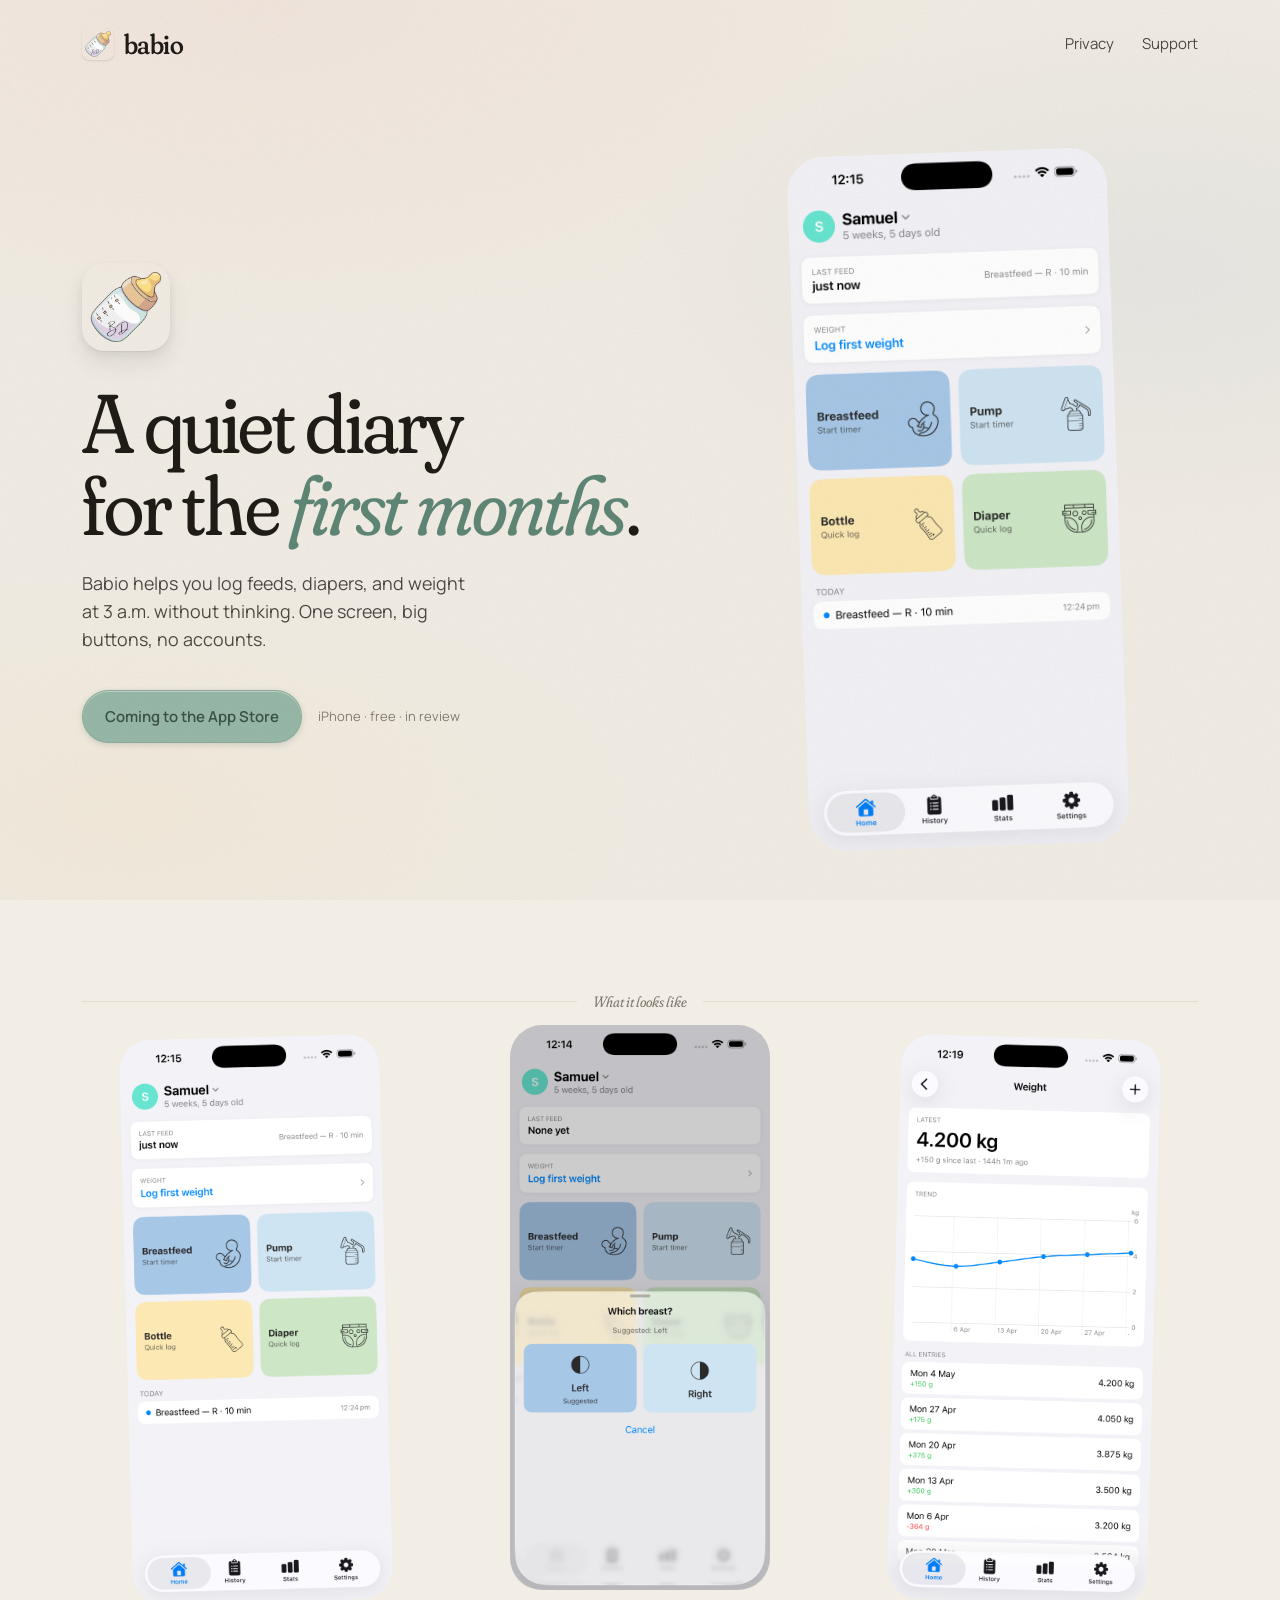
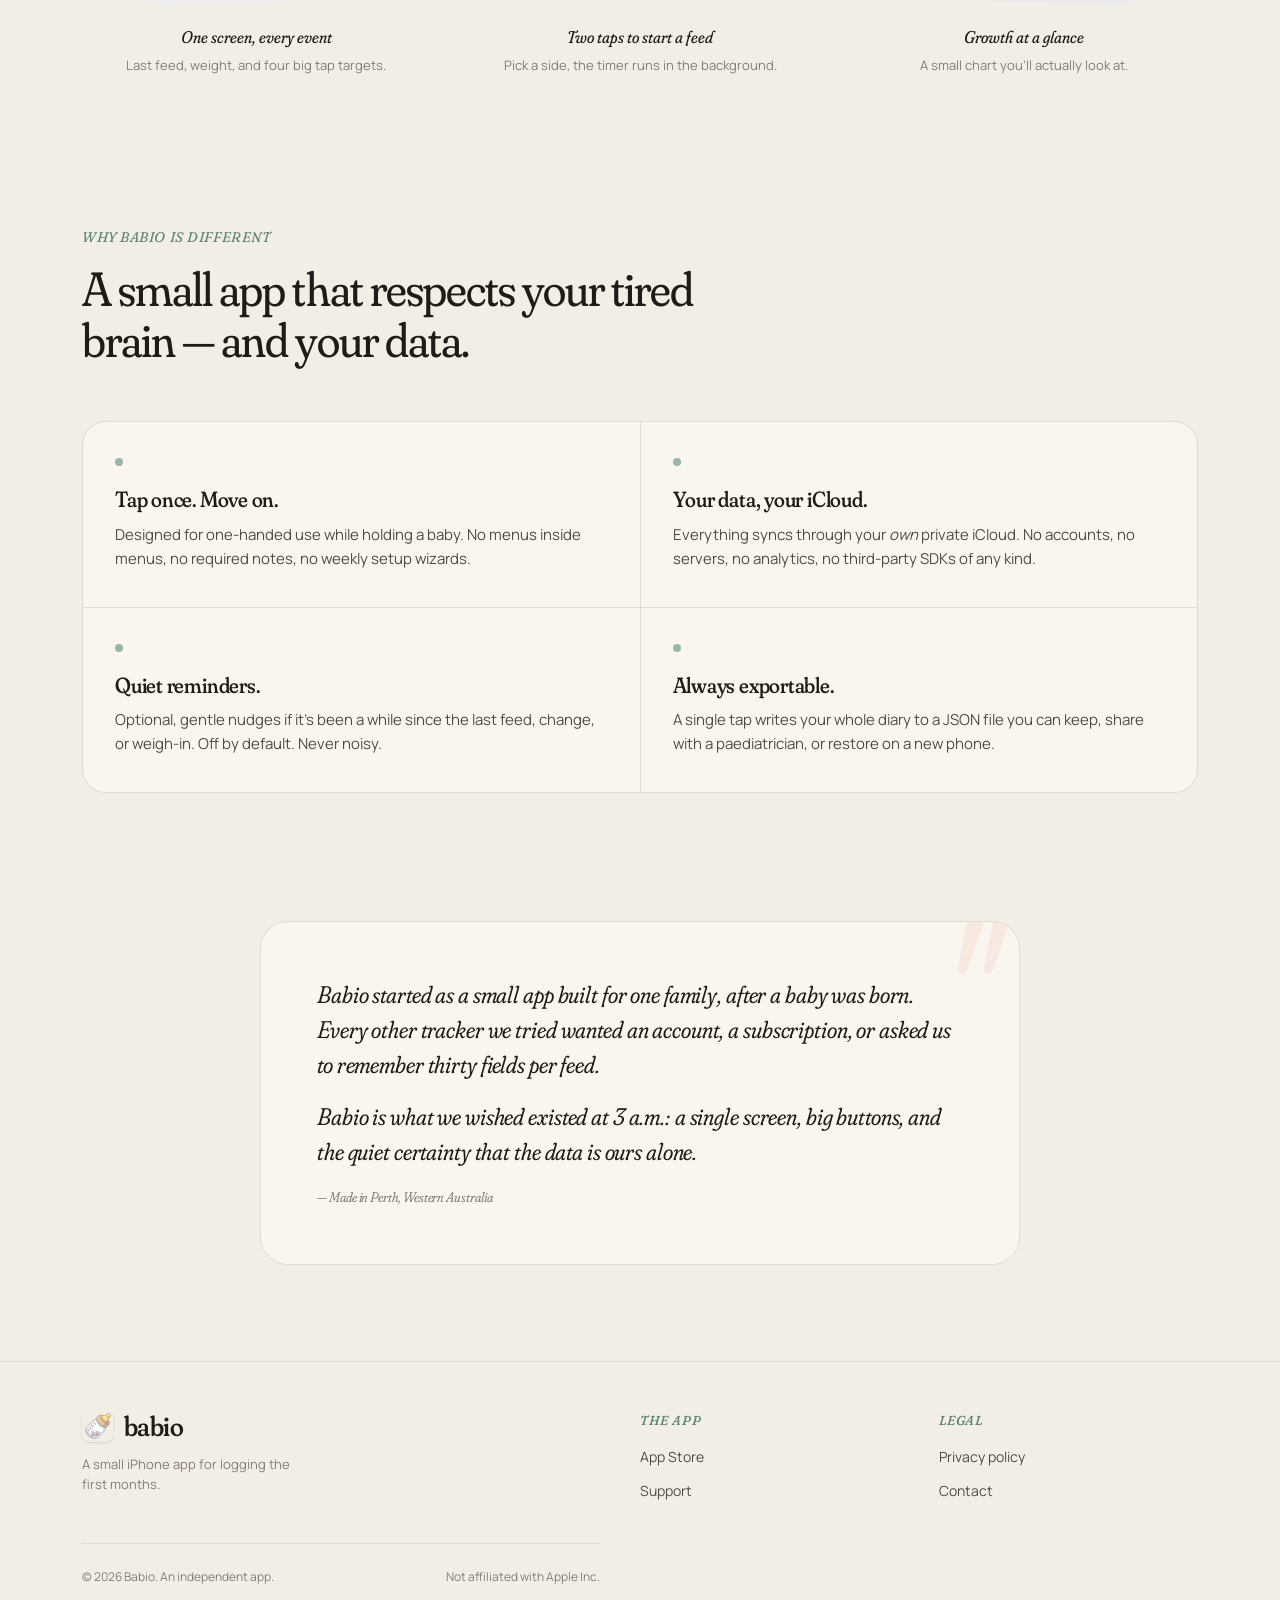
<file: index.html>
<!doctype html>
<html lang="en">
<head>
    <meta charset="utf-8">
    <meta name="viewport" content="width=device-width, initial-scale=1">
    <title>Babio — A quiet diary for the first months</title>
    <meta name="description" content="Babio is an iPhone app for logging feeds, diapers, and weight in the first months. Built by a parent, for parents. Synced privately through your own iCloud.">
    <link rel="icon" type="image/png" href="assets/icon.png">
    <link rel="apple-touch-icon" href="assets/icon.png">
    <link rel="stylesheet" href="style.css">

    <meta property="og:title" content="Babio — A quiet diary for the first months">
    <meta property="og:description" content="An iPhone app for logging feeds, diapers, and weight. Designed for one-handed use at 3 a.m. Synced privately through your own iCloud.">
    <meta property="og:type" content="website">
    <meta property="og:image" content="assets/icon.png">
</head>
<body>

<header class="site-header">
    <div class="container">
        <a class="wordmark" href="/">
            <img src="assets/icon.png" alt="">
            babio
        </a>
        <nav class="site-nav">
            <a href="privacy.html">Privacy</a>
            <a href="support.html">Support</a>
        </nav>
    </div>
</header>

<section class="hero">
    <div class="container hero-grid">
        <div>
            <img class="hero-icon" src="assets/icon.png" alt="Babio app icon">
            <h1>A quiet diary<br>for the <em>first&nbsp;months</em>.</h1>
            <p class="lede">
                Babio helps you log feeds, diapers, and weight at 3&nbsp;a.m.
                without thinking. One screen, big buttons, no accounts.
            </p>
            <div class="cta-row">
                <a class="cta" href="#">Coming to the App Store</a>
                <span class="cta-note">iPhone · free · in review</span>
            </div>
        </div>
        <div class="hero-phone">
            <img src="assets/home.png" alt="Babio Home screen with Breastfeed, Pump, Bottle and Diaper buttons">
        </div>
    </div>
</section>

<section class="screens">
    <div class="container">
        <div class="divider"><span>What it looks like</span></div>
        <div class="screens-grid">
            <figure class="screen-card">
                <img src="assets/home.png" alt="Home screen">
                <div class="label">One screen, every event</div>
                <div class="label-sub">Last feed, weight, and four big tap targets.</div>
            </figure>
            <figure class="screen-card">
                <img src="assets/breastfeed.png" alt="Breastfeed left or right picker">
                <div class="label">Two taps to start a feed</div>
                <div class="label-sub">Pick a side, the timer runs in the background.</div>
            </figure>
            <figure class="screen-card">
                <img src="assets/weight.png" alt="Weight chart with monthly trend">
                <div class="label">Growth at a glance</div>
                <div class="label-sub">A small chart you'll actually look at.</div>
            </figure>
        </div>
    </div>
</section>

<section class="features">
    <div class="container">
        <div class="features-intro">
            <div class="section-eyebrow">Why Babio is different</div>
            <h2 class="section-title">A small app that respects your tired brain — and your data.</h2>
        </div>
        <div class="feature-grid">
            <article class="feature">
                <div class="feature-bullet"></div>
                <h3>Tap once. Move on.</h3>
                <p>
                    Designed for one-handed use while holding a baby. No menus
                    inside menus, no required notes, no weekly setup wizards.
                </p>
            </article>
            <article class="feature">
                <div class="feature-bullet"></div>
                <h3>Your data, your iCloud.</h3>
                <p>
                    Everything syncs through your <em>own</em> private iCloud.
                    No accounts, no servers, no analytics, no third-party
                    SDKs of any kind.
                </p>
            </article>
            <article class="feature">
                <div class="feature-bullet"></div>
                <h3>Quiet reminders.</h3>
                <p>
                    Optional, gentle nudges if it's been a while since the last
                    feed, change, or weigh-in. Off by default. Never noisy.
                </p>
            </article>
            <article class="feature">
                <div class="feature-bullet"></div>
                <h3>Always exportable.</h3>
                <p>
                    A single tap writes your whole diary to a JSON file you can
                    keep, share with a paediatrician, or restore on a new
                    phone.
                </p>
            </article>
        </div>
    </div>
</section>

<section class="story">
    <div class="container">
        <div class="story-card">
            <p>
                Babio started as a small app built for one family, after a
                baby was born. Every other tracker we tried wanted an
                account, a subscription, or asked us to remember thirty
                fields per feed.
            </p>
            <p>
                Babio is what we wished existed at 3&nbsp;a.m.: a single
                screen, big buttons, and the quiet certainty that the data
                is ours alone.
            </p>
            <p class="story-sig">
                — Made in Perth, Western Australia
            </p>
        </div>
    </div>
</section>

<footer class="site-footer">
    <div class="container">
        <div class="footer-brand">
            <a class="wordmark" href="/">
                <img src="assets/icon.png" alt="">
                babio
            </a>
            <p>A small iPhone app for logging the first months.</p>
        </div>
        <div class="footer-col">
            <h4>The app</h4>
            <ul>
                <li><a href="#">App Store</a></li>
                <li><a href="support.html">Support</a></li>
            </ul>
        </div>
        <div class="footer-col">
            <h4>Legal</h4>
            <ul>
                <li><a href="privacy.html">Privacy policy</a></li>
                <li><a href="mailto:dyncoch@gmail.com">Contact</a></li>
            </ul>
        </div>
    </div>
    <div class="container">
        <div class="footer-fine">
            <span>&copy; 2026 Babio. An independent app.</span>
            <span>Not affiliated with Apple Inc.</span>
        </div>
    </div>
</footer>

</body>
</html>
</file>
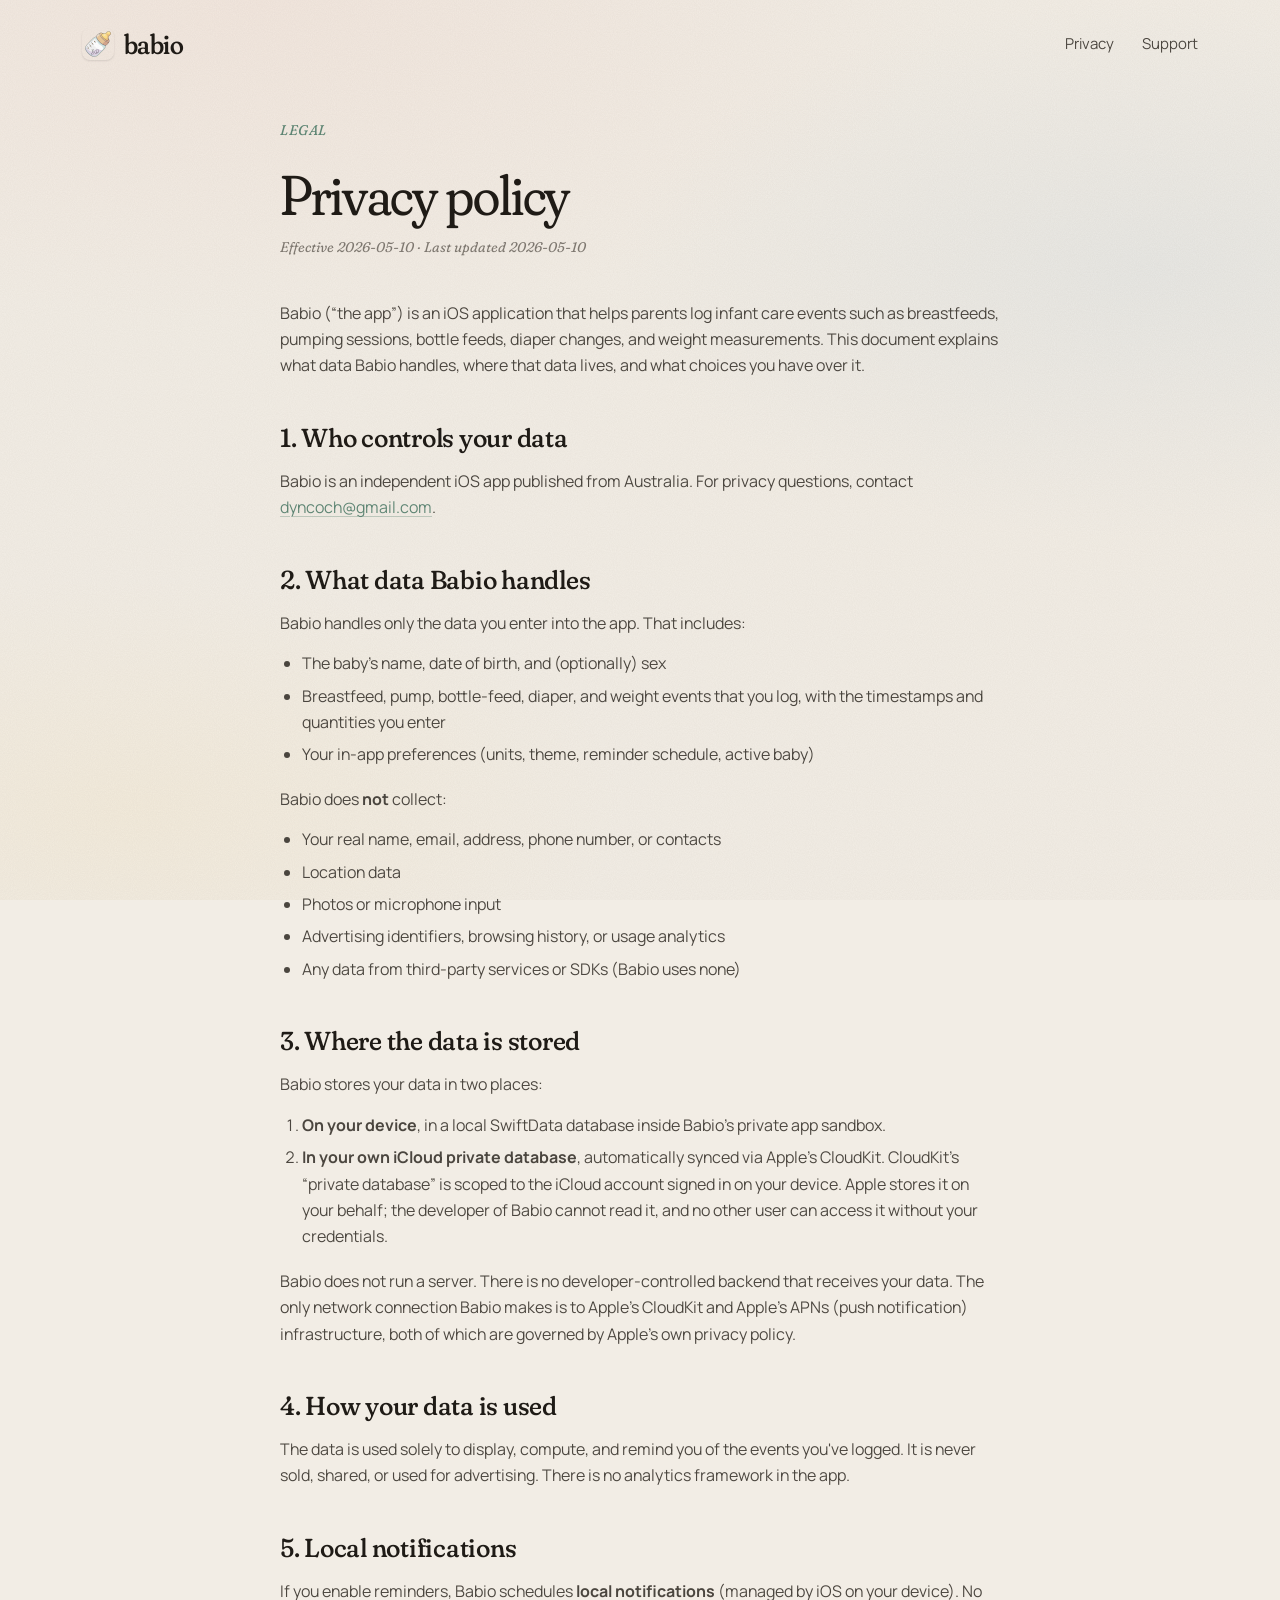
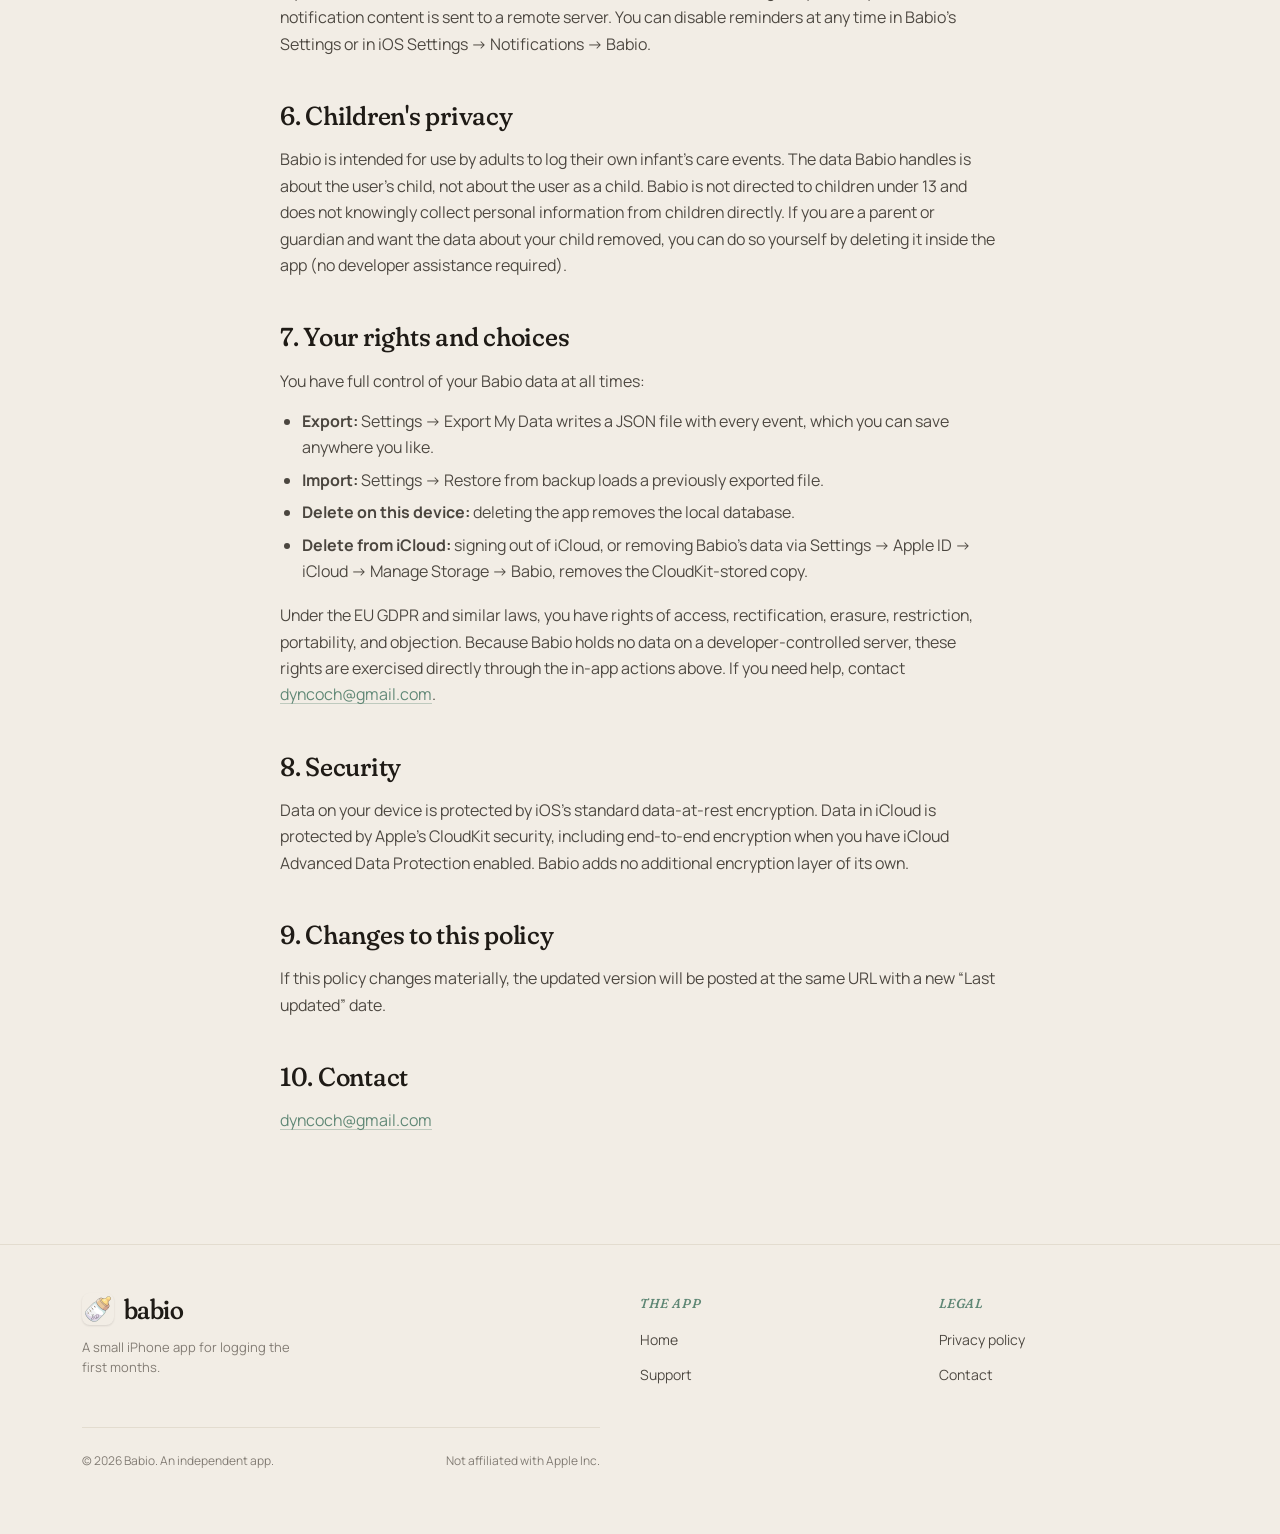
<file: privacy.html>
<!doctype html>
<html lang="en">
<head>
    <meta charset="utf-8">
    <meta name="viewport" content="width=device-width, initial-scale=1">
    <title>Privacy policy — Babio</title>
    <meta name="description" content="Babio's privacy policy. What data the app handles, where it lives, and your rights.">
    <link rel="icon" type="image/png" href="assets/icon.png">
    <link rel="apple-touch-icon" href="assets/icon.png">
    <link rel="stylesheet" href="style.css">
</head>
<body>

<header class="site-header">
    <div class="container">
        <a class="wordmark" href="index.html">
            <img src="assets/icon.png" alt="">
            babio
        </a>
        <nav class="site-nav">
            <a href="privacy.html">Privacy</a>
            <a href="support.html">Support</a>
        </nav>
    </div>
</header>

<main class="container">
    <article class="longform">
        <div class="section-eyebrow">Legal</div>
        <h1>Privacy policy</h1>
        <p class="meta">Effective 2026-05-10 · Last updated 2026-05-10</p>

        <p>
            Babio (&ldquo;the app&rdquo;) is an iOS application that helps
            parents log infant care events such as breastfeeds, pumping
            sessions, bottle feeds, diaper changes, and weight measurements.
            This document explains what data Babio handles, where that data
            lives, and what choices you have over it.
        </p>

        <h2>1. Who controls your data</h2>
        <p>
            Babio is an independent iOS app published from Australia. For
            privacy questions, contact
            <a href="mailto:dyncoch@gmail.com">dyncoch@gmail.com</a>.
        </p>

        <h2>2. What data Babio handles</h2>
        <p>Babio handles only the data you enter into the app. That includes:</p>
        <ul>
            <li>The baby's name, date of birth, and (optionally) sex</li>
            <li>Breastfeed, pump, bottle-feed, diaper, and weight events that you log, with the timestamps and quantities you enter</li>
            <li>Your in-app preferences (units, theme, reminder schedule, active baby)</li>
        </ul>
        <p>Babio does <strong>not</strong> collect:</p>
        <ul>
            <li>Your real name, email, address, phone number, or contacts</li>
            <li>Location data</li>
            <li>Photos or microphone input</li>
            <li>Advertising identifiers, browsing history, or usage analytics</li>
            <li>Any data from third-party services or SDKs (Babio uses none)</li>
        </ul>

        <h2>3. Where the data is stored</h2>
        <p>Babio stores your data in two places:</p>
        <ol>
            <li><strong>On your device</strong>, in a local SwiftData database inside Babio's private app sandbox.</li>
            <li><strong>In your own iCloud private database</strong>, automatically synced via Apple's CloudKit. CloudKit's &ldquo;private database&rdquo; is scoped to the iCloud account signed in on your device. Apple stores it on your behalf; the developer of Babio cannot read it, and no other user can access it without your credentials.</li>
        </ol>
        <p>
            Babio does not run a server. There is no developer-controlled
            backend that receives your data. The only network connection
            Babio makes is to Apple's CloudKit and Apple's APNs (push
            notification) infrastructure, both of which are governed by
            Apple's own privacy policy.
        </p>

        <h2>4. How your data is used</h2>
        <p>
            The data is used solely to display, compute, and remind you of
            the events you've logged. It is never sold, shared, or used for
            advertising. There is no analytics framework in the app.
        </p>

        <h2>5. Local notifications</h2>
        <p>
            If you enable reminders, Babio schedules <strong>local
            notifications</strong> (managed by iOS on your device). No
            notification content is sent to a remote server. You can disable
            reminders at any time in Babio's Settings or in iOS Settings
            &rarr; Notifications &rarr; Babio.
        </p>

        <h2>6. Children's privacy</h2>
        <p>
            Babio is intended for use by adults to log their own infant's
            care events. The data Babio handles is about the user's child,
            not about the user as a child. Babio is not directed to children
            under 13 and does not knowingly collect personal information
            from children directly. If you are a parent or guardian and want
            the data about your child removed, you can do so yourself by
            deleting it inside the app (no developer assistance required).
        </p>

        <h2>7. Your rights and choices</h2>
        <p>You have full control of your Babio data at all times:</p>
        <ul>
            <li><strong>Export:</strong> Settings &rarr; Export My Data writes a JSON file with every event, which you can save anywhere you like.</li>
            <li><strong>Import:</strong> Settings &rarr; Restore from backup loads a previously exported file.</li>
            <li><strong>Delete on this device:</strong> deleting the app removes the local database.</li>
            <li><strong>Delete from iCloud:</strong> signing out of iCloud, or removing Babio's data via Settings &rarr; Apple ID &rarr; iCloud &rarr; Manage Storage &rarr; Babio, removes the CloudKit-stored copy.</li>
        </ul>
        <p>
            Under the EU GDPR and similar laws, you have rights of access,
            rectification, erasure, restriction, portability, and objection.
            Because Babio holds no data on a developer-controlled server,
            these rights are exercised directly through the in-app actions
            above. If you need help, contact
            <a href="mailto:dyncoch@gmail.com">dyncoch@gmail.com</a>.
        </p>

        <h2>8. Security</h2>
        <p>
            Data on your device is protected by iOS's standard data-at-rest
            encryption. Data in iCloud is protected by Apple's CloudKit
            security, including end-to-end encryption when you have iCloud
            Advanced Data Protection enabled. Babio adds no additional
            encryption layer of its own.
        </p>

        <h2>9. Changes to this policy</h2>
        <p>
            If this policy changes materially, the updated version will be
            posted at the same URL with a new &ldquo;Last updated&rdquo;
            date.
        </p>

        <h2>10. Contact</h2>
        <p>
            <a href="mailto:dyncoch@gmail.com">dyncoch@gmail.com</a>
        </p>
    </article>
</main>

<footer class="site-footer">
    <div class="container">
        <div class="footer-brand">
            <a class="wordmark" href="index.html">
                <img src="assets/icon.png" alt="">
                babio
            </a>
            <p>A small iPhone app for logging the first months.</p>
        </div>
        <div class="footer-col">
            <h4>The app</h4>
            <ul>
                <li><a href="index.html">Home</a></li>
                <li><a href="support.html">Support</a></li>
            </ul>
        </div>
        <div class="footer-col">
            <h4>Legal</h4>
            <ul>
                <li><a href="privacy.html">Privacy policy</a></li>
                <li><a href="mailto:dyncoch@gmail.com">Contact</a></li>
            </ul>
        </div>
    </div>
    <div class="container">
        <div class="footer-fine">
            <span>&copy; 2026 Babio. An independent app.</span>
            <span>Not affiliated with Apple Inc.</span>
        </div>
    </div>
</footer>

</body>
</html>
</file>
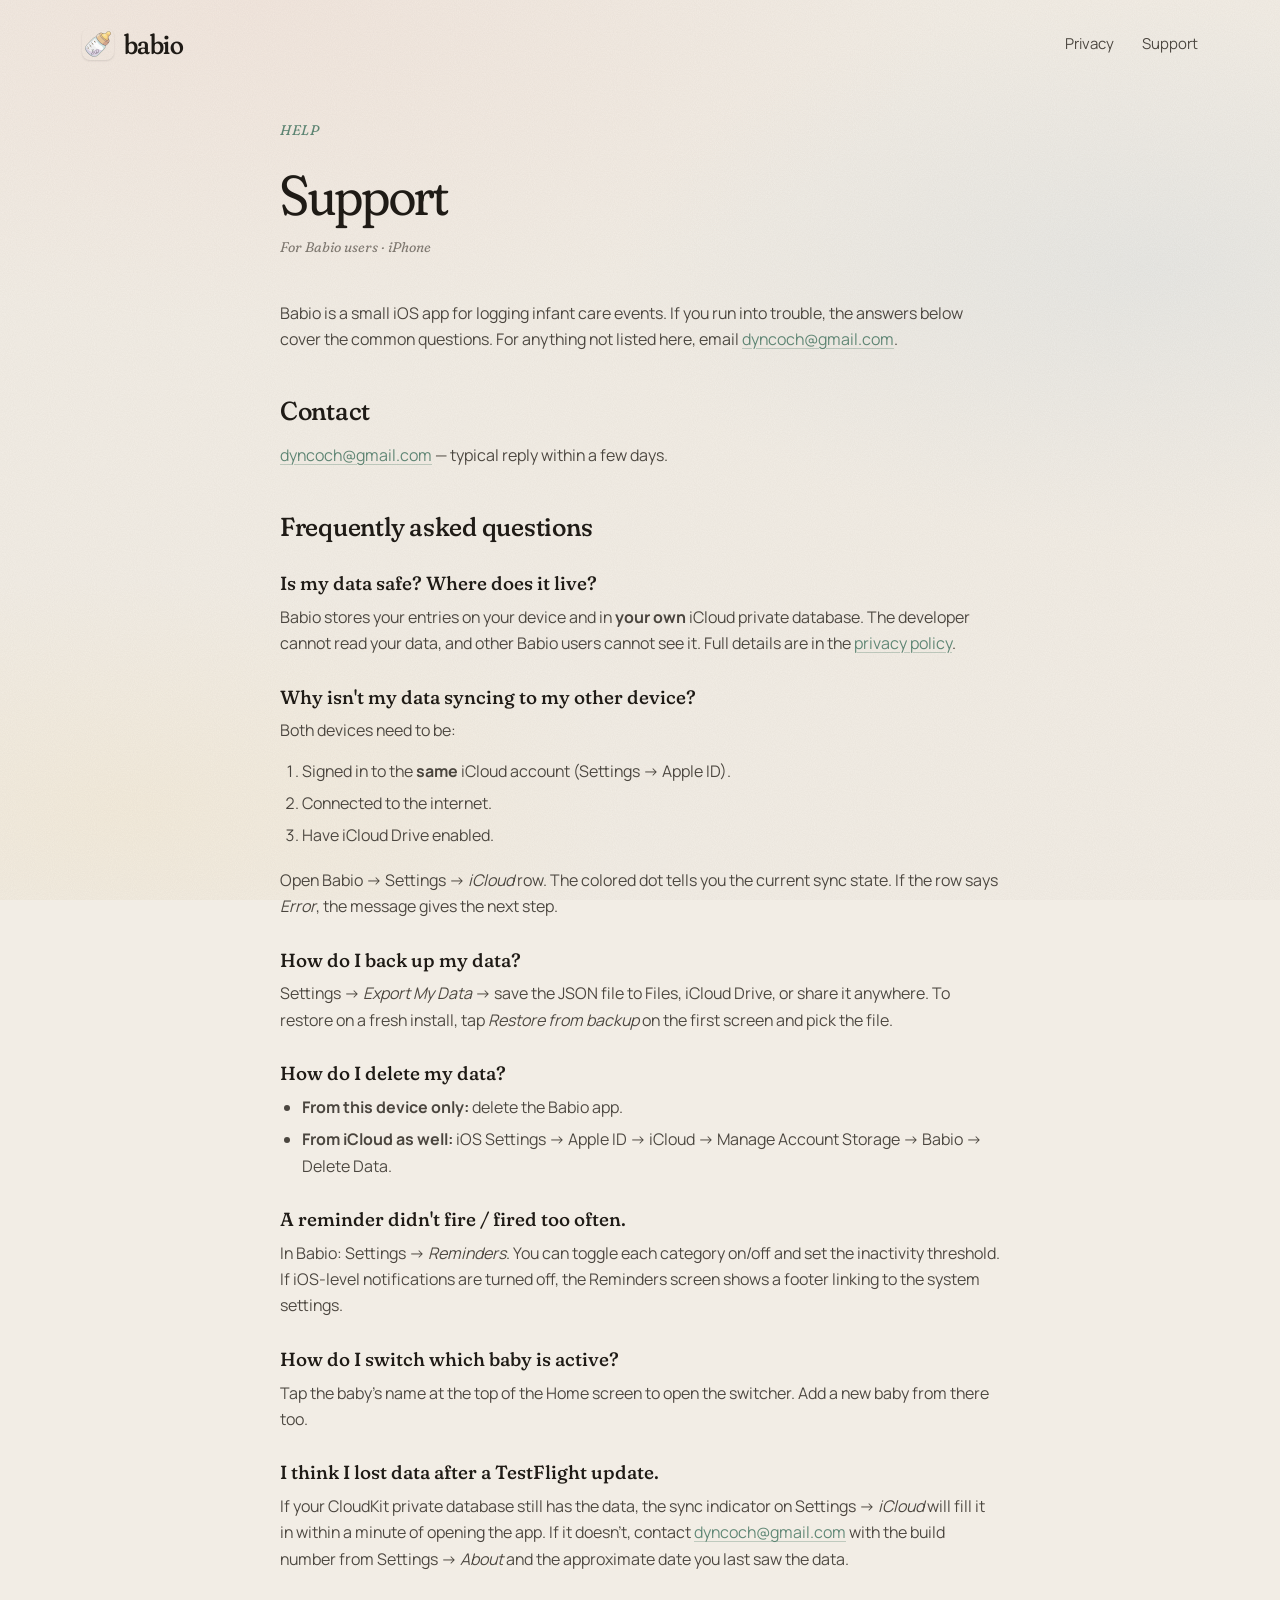
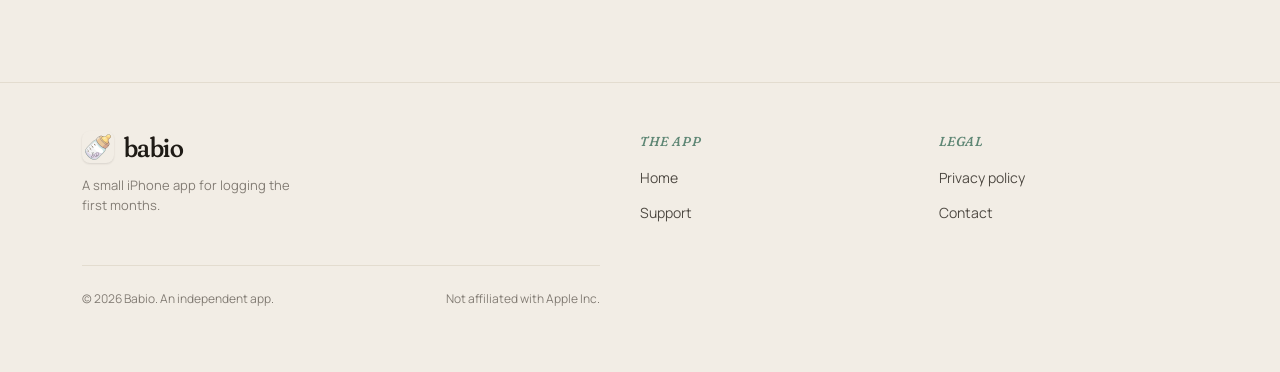
<file: support.html>
<!doctype html>
<html lang="en">
<head>
    <meta charset="utf-8">
    <meta name="viewport" content="width=device-width, initial-scale=1">
    <title>Support — Babio</title>
    <meta name="description" content="Babio support: contact, common questions, how to back up and restore your data.">
    <link rel="icon" type="image/png" href="assets/icon.png">
    <link rel="apple-touch-icon" href="assets/icon.png">
    <link rel="stylesheet" href="style.css">
</head>
<body>

<header class="site-header">
    <div class="container">
        <a class="wordmark" href="index.html">
            <img src="assets/icon.png" alt="">
            babio
        </a>
        <nav class="site-nav">
            <a href="privacy.html">Privacy</a>
            <a href="support.html">Support</a>
        </nav>
    </div>
</header>

<main class="container">
    <article class="longform">
        <div class="section-eyebrow">Help</div>
        <h1>Support</h1>
        <p class="meta">For Babio users · iPhone</p>

        <p>
            Babio is a small iOS app for logging infant care events. If
            you run into trouble, the answers below cover the common
            questions. For anything not listed here, email
            <a href="mailto:dyncoch@gmail.com">dyncoch@gmail.com</a>.
        </p>

        <h2>Contact</h2>
        <p>
            <a href="mailto:dyncoch@gmail.com">dyncoch@gmail.com</a> &mdash;
            typical reply within a few days.
        </p>

        <h2>Frequently asked questions</h2>

        <h3>Is my data safe? Where does it live?</h3>
        <p>
            Babio stores your entries on your device and in <strong>your own</strong>
            iCloud private database. The developer cannot read your data, and
            other Babio users cannot see it. Full details are in the
            <a href="privacy.html">privacy policy</a>.
        </p>

        <h3>Why isn't my data syncing to my other device?</h3>
        <p>Both devices need to be:</p>
        <ol>
            <li>Signed in to the <strong>same</strong> iCloud account (Settings &rarr; Apple ID).</li>
            <li>Connected to the internet.</li>
            <li>Have iCloud Drive enabled.</li>
        </ol>
        <p>
            Open Babio &rarr; Settings &rarr; <em>iCloud</em> row. The
            colored dot tells you the current sync state. If the row says
            <em>Error</em>, the message gives the next step.
        </p>

        <h3>How do I back up my data?</h3>
        <p>
            Settings &rarr; <em>Export My Data</em> &rarr; save the JSON
            file to Files, iCloud Drive, or share it anywhere. To restore on
            a fresh install, tap <em>Restore from backup</em> on the first
            screen and pick the file.
        </p>

        <h3>How do I delete my data?</h3>
        <ul>
            <li><strong>From this device only:</strong> delete the Babio app.</li>
            <li><strong>From iCloud as well:</strong> iOS Settings &rarr; Apple ID &rarr; iCloud &rarr; Manage Account Storage &rarr; Babio &rarr; Delete Data.</li>
        </ul>

        <h3>A reminder didn't fire / fired too often.</h3>
        <p>
            In Babio: Settings &rarr; <em>Reminders</em>. You can toggle
            each category on/off and set the inactivity threshold. If
            iOS-level notifications are turned off, the Reminders screen
            shows a footer linking to the system settings.
        </p>

        <h3>How do I switch which baby is active?</h3>
        <p>
            Tap the baby's name at the top of the Home screen to open the
            switcher. Add a new baby from there too.
        </p>

        <h3>I think I lost data after a TestFlight update.</h3>
        <p>
            If your CloudKit private database still has the data, the sync
            indicator on Settings &rarr; <em>iCloud</em> will fill it in
            within a minute of opening the app. If it doesn't, contact
            <a href="mailto:dyncoch@gmail.com">dyncoch@gmail.com</a> with
            the build number from Settings &rarr; <em>About</em> and the
            approximate date you last saw the data.
        </p>
    </article>
</main>

<footer class="site-footer">
    <div class="container">
        <div class="footer-brand">
            <a class="wordmark" href="index.html">
                <img src="assets/icon.png" alt="">
                babio
            </a>
            <p>A small iPhone app for logging the first months.</p>
        </div>
        <div class="footer-col">
            <h4>The app</h4>
            <ul>
                <li><a href="index.html">Home</a></li>
                <li><a href="support.html">Support</a></li>
            </ul>
        </div>
        <div class="footer-col">
            <h4>Legal</h4>
            <ul>
                <li><a href="privacy.html">Privacy policy</a></li>
                <li><a href="mailto:dyncoch@gmail.com">Contact</a></li>
            </ul>
        </div>
    </div>
    <div class="container">
        <div class="footer-fine">
            <span>&copy; 2026 Babio. An independent app.</span>
            <span>Not affiliated with Apple Inc.</span>
        </div>
    </div>
</footer>

</body>
</html>
</file>
<file: style.css>
/* Babio — soft editorial */

@import url('https://fonts.googleapis.com/css2?family=Fraunces:opsz,wght,SOFT,WONK@9..144,300..900,0..100,0..1&family=Manrope:wght@300..700&display=swap');

:root {
    --bg: #f2ede5;
    --bg-card: #faf6ef;
    --bg-elevated: #ffffff;
    --ink: #1f1b16;
    --ink-soft: #4b463f;
    --ink-mute: #807a72;
    --rule: #e3dccf;
    --sage: #97b8a8;
    --sage-deep: #5f8775;
    --sage-ink: #3a5247;
    --peach: #f0c8bd;
    --blue: #b8ccdb;
    --yellow: #f4dda5;

    --display: 'Fraunces', ui-serif, Georgia, serif;
    --body: 'Manrope', ui-sans-serif, system-ui, sans-serif;

    --shadow-phone:
        0 1px 1px rgba(31, 27, 22, 0.04),
        0 4px 8px rgba(31, 27, 22, 0.05),
        0 16px 32px rgba(31, 27, 22, 0.07),
        0 48px 80px rgba(31, 27, 22, 0.09);
}

* { box-sizing: border-box; margin: 0; padding: 0; }

html { scroll-behavior: smooth; -webkit-text-size-adjust: 100%; }

body {
    font-family: var(--body);
    font-weight: 380;
    line-height: 1.55;
    color: var(--ink-soft);
    background: var(--bg);
    background-image:
        radial-gradient(ellipse 90% 60% at 20% 0%, rgba(240, 200, 189, 0.18), transparent 60%),
        radial-gradient(ellipse 70% 50% at 90% 30%, rgba(184, 204, 219, 0.18), transparent 60%),
        radial-gradient(ellipse 60% 40% at 10% 90%, rgba(244, 221, 165, 0.15), transparent 65%);
    background-attachment: fixed;
    min-height: 100vh;
    overflow-x: hidden;
    position: relative;
}

/* Grain overlay */
body::before {
    content: '';
    position: fixed;
    inset: 0;
    pointer-events: none;
    z-index: 1000;
    opacity: 0.06;
    mix-blend-mode: multiply;
    background-image: url("data:image/svg+xml,%3Csvg xmlns='http://www.w3.org/2000/svg' width='240' height='240'%3E%3Cfilter id='n'%3E%3CfeTurbulence type='fractalNoise' baseFrequency='0.95' numOctaves='2' stitchTiles='stitch'/%3E%3CfeColorMatrix values='0 0 0 0 0.12 0 0 0 0 0.10 0 0 0 0 0.08 0 0 0 0.9 0'/%3E%3C/filter%3E%3Crect width='100%25' height='100%25' filter='url(%23n)'/%3E%3C/svg%3E");
}

::selection { background: var(--sage); color: var(--bg); }

a {
    color: var(--sage-deep);
    text-decoration: underline;
    text-decoration-color: rgba(95, 135, 117, 0.35);
    text-underline-offset: 0.2em;
    text-decoration-thickness: 0.06em;
    transition: text-decoration-color 200ms ease, color 200ms ease;
}
a:hover { text-decoration-color: var(--sage-deep); color: var(--sage-ink); }

.container { max-width: 1180px; margin: 0 auto; padding: 0 32px; }

/* ---------- Site header ---------- */

.site-header {
    padding: 28px 0;
    position: relative;
    z-index: 5;
}

.site-header .container {
    display: flex;
    align-items: center;
    justify-content: space-between;
    gap: 24px;
}

.wordmark {
    font-family: var(--display);
    font-variation-settings: 'opsz' 144, 'SOFT' 100, 'WONK' 1;
    font-weight: 500;
    font-size: 28px;
    color: var(--ink);
    text-decoration: none;
    letter-spacing: -0.02em;
    line-height: 1;
    display: inline-flex;
    align-items: center;
    gap: 10px;
}

.wordmark img {
    width: 32px;
    height: 32px;
    border-radius: 8px;
    box-shadow: 0 1px 2px rgba(31, 27, 22, 0.12);
}

.site-nav {
    display: flex;
    gap: 28px;
    font-size: 15px;
}

.site-nav a {
    color: var(--ink-soft);
    text-decoration: none;
}

.site-nav a:hover { color: var(--ink); }

/* ---------- Hero ---------- */

.hero {
    padding: 64px 0 48px;
    position: relative;
}

.hero-grid {
    display: grid;
    grid-template-columns: 1.2fr 1fr;
    gap: 60px;
    align-items: center;
}

.hero-icon {
    width: 88px;
    height: 88px;
    border-radius: 22px;
    margin-bottom: 32px;
    box-shadow:
        0 1px 1px rgba(31, 27, 22, 0.05),
        0 4px 8px rgba(31, 27, 22, 0.06),
        0 12px 24px rgba(31, 27, 22, 0.08);
    display: block;
}

.hero h1 {
    font-family: var(--display);
    font-variation-settings: 'opsz' 144, 'SOFT' 100, 'WONK' 1;
    font-weight: 380;
    font-size: clamp(44px, 6.5vw, 84px);
    line-height: 0.98;
    letter-spacing: -0.025em;
    color: var(--ink);
    margin-bottom: 24px;
}

.hero h1 em {
    font-style: italic;
    font-variation-settings: 'opsz' 144, 'SOFT' 100, 'WONK' 1;
    color: var(--sage-deep);
}

.hero .lede {
    font-size: clamp(17px, 1.4vw, 19px);
    line-height: 1.55;
    color: var(--ink-soft);
    max-width: 36ch;
    margin-bottom: 36px;
}

.cta-row {
    display: flex;
    align-items: center;
    gap: 16px;
    flex-wrap: wrap;
}

.cta {
    display: inline-flex;
    align-items: center;
    gap: 10px;
    padding: 14px 22px;
    background: var(--sage);
    color: var(--sage-ink);
    font-weight: 600;
    font-size: 15px;
    border-radius: 999px;
    text-decoration: none;
    border: 1px solid rgba(58, 82, 71, 0.12);
    transition: transform 200ms cubic-bezier(0.2, 0.8, 0.2, 1),
                box-shadow 200ms ease,
                background 200ms ease;
    box-shadow: 0 1px 0 rgba(255, 255, 255, 0.4) inset,
                0 2px 6px rgba(58, 82, 71, 0.18);
}

.cta:hover {
    transform: translateY(-1px);
    box-shadow: 0 1px 0 rgba(255, 255, 255, 0.4) inset,
                0 6px 16px rgba(58, 82, 71, 0.22);
    background: #a3c4b3;
}

.cta-note {
    font-size: 13px;
    color: var(--ink-mute);
}

/* Hero phone preview */
.hero-phone {
    position: relative;
    justify-self: center;
}

.hero-phone img {
    width: clamp(220px, 26vw, 320px);
    height: auto;
    border-radius: 38px;
    filter: drop-shadow(var(--shadow-phone));
    transform: rotate(-2deg);
    transition: transform 600ms cubic-bezier(0.2, 0.8, 0.2, 1);
}

.hero-phone:hover img { transform: rotate(0deg); }

/* ---------- Marquee divider ---------- */

.divider {
    display: flex;
    align-items: center;
    gap: 16px;
    color: var(--ink-mute);
    font-family: var(--display);
    font-variation-settings: 'opsz' 144, 'SOFT' 100;
    font-style: italic;
    font-size: 15px;
    padding: 56px 0 24px;
}

.divider::before, .divider::after {
    content: '';
    flex: 1;
    height: 1px;
    background: var(--rule);
}

/* ---------- Screenshots ---------- */

.screens {
    padding: 32px 0 56px;
}

.screens-grid {
    display: grid;
    grid-template-columns: repeat(3, 1fr);
    gap: 36px;
    align-items: end;
}

.screen-card { text-align: center; }

.screen-card img {
    width: 100%;
    max-width: 260px;
    height: auto;
    border-radius: 32px;
    margin: 0 auto 22px;
    display: block;
    filter: drop-shadow(var(--shadow-phone));
    transition: transform 400ms cubic-bezier(0.2, 0.8, 0.2, 1);
}

.screen-card:nth-child(1) img { transform: rotate(-1.5deg); }
.screen-card:nth-child(2) img { transform: translateY(-12px); }
.screen-card:nth-child(3) img { transform: rotate(1.5deg); }

.screen-card:hover img { transform: translateY(-6px) rotate(0); }

.screen-card .label {
    font-family: var(--display);
    font-variation-settings: 'opsz' 144, 'SOFT' 100, 'WONK' 1;
    font-style: italic;
    font-weight: 400;
    font-size: 17px;
    color: var(--ink);
    margin-bottom: 4px;
}

.screen-card .label-sub {
    font-size: 13px;
    color: var(--ink-mute);
}

/* ---------- Features ---------- */

.features {
    padding: 96px 0;
    position: relative;
}

.features-intro {
    max-width: 640px;
    margin-bottom: 56px;
}

.section-eyebrow {
    font-family: var(--display);
    font-variation-settings: 'opsz' 14, 'SOFT' 100;
    font-style: italic;
    font-weight: 400;
    font-size: 14px;
    color: var(--sage-deep);
    letter-spacing: 0.04em;
    text-transform: uppercase;
    margin-bottom: 16px;
}

.section-title {
    font-family: var(--display);
    font-variation-settings: 'opsz' 144, 'SOFT' 100, 'WONK' 1;
    font-weight: 380;
    font-size: clamp(32px, 4vw, 48px);
    line-height: 1.05;
    letter-spacing: -0.02em;
    color: var(--ink);
}

.feature-grid {
    display: grid;
    grid-template-columns: repeat(2, 1fr);
    gap: 1px;
    background: var(--rule);
    border: 1px solid var(--rule);
    border-radius: 24px;
    overflow: hidden;
}

.feature {
    background: var(--bg-card);
    padding: 36px 32px;
}

.feature-bullet {
    width: 8px;
    height: 8px;
    border-radius: 50%;
    background: var(--sage);
    margin-bottom: 20px;
}

.feature h3 {
    font-family: var(--display);
    font-variation-settings: 'opsz' 144, 'SOFT' 100, 'WONK' 1;
    font-weight: 480;
    font-size: 22px;
    line-height: 1.2;
    color: var(--ink);
    margin-bottom: 10px;
    letter-spacing: -0.01em;
}

.feature p {
    font-size: 15px;
    color: var(--ink-soft);
    line-height: 1.6;
}

/* ---------- Story ---------- */

.story {
    padding: 32px 0 96px;
}

.story-card {
    background: var(--bg-card);
    border: 1px solid var(--rule);
    border-radius: 28px;
    padding: 56px;
    max-width: 760px;
    margin: 0 auto;
    position: relative;
    overflow: hidden;
}

.story-card::before {
    content: '"';
    position: absolute;
    top: -28px;
    right: 32px;
    font-family: var(--display);
    font-variation-settings: 'opsz' 144, 'SOFT' 100, 'WONK' 1;
    font-style: italic;
    font-size: 200px;
    color: var(--peach);
    opacity: 0.3;
    line-height: 1;
}

.story-card p {
    font-family: var(--display);
    font-variation-settings: 'opsz' 144, 'SOFT' 100, 'WONK' 0;
    font-style: italic;
    font-weight: 360;
    font-size: clamp(20px, 2vw, 24px);
    line-height: 1.45;
    color: var(--ink);
    letter-spacing: -0.005em;
}

.story-card p + p { margin-top: 18px; }

.story-sig {
    margin-top: 28px;
    font-family: var(--body);
    font-style: normal;
    font-size: 14px !important;
    color: var(--ink-mute) !important;
    line-height: 1.4 !important;
}

/* ---------- Footer ---------- */

.site-footer {
    border-top: 1px solid var(--rule);
    padding: 48px 0 64px;
    position: relative;
    z-index: 5;
}

.site-footer .container {
    display: grid;
    grid-template-columns: 2fr 1fr 1fr;
    gap: 40px;
    align-items: start;
}

.footer-brand .wordmark { margin-bottom: 12px; }

.footer-brand p {
    font-size: 13px;
    color: var(--ink-mute);
    max-width: 28ch;
}

.footer-col h4 {
    font-family: var(--display);
    font-variation-settings: 'opsz' 14, 'SOFT' 100;
    font-style: italic;
    font-weight: 500;
    font-size: 13px;
    color: var(--sage-deep);
    text-transform: uppercase;
    letter-spacing: 0.06em;
    margin-bottom: 14px;
}

.footer-col ul {
    list-style: none;
    display: flex;
    flex-direction: column;
    gap: 10px;
}

.footer-col a {
    color: var(--ink-soft);
    text-decoration: none;
    font-size: 14px;
}

.footer-col a:hover { color: var(--ink); text-decoration: underline; }

.footer-fine {
    border-top: 1px solid var(--rule);
    margin-top: 40px;
    padding-top: 24px;
    font-size: 12px;
    color: var(--ink-mute);
    display: flex;
    justify-content: space-between;
    flex-wrap: wrap;
    gap: 12px;
}

/* ---------- Long-form (privacy & support) ---------- */

.longform {
    padding: 32px 0 96px;
    max-width: 720px;
    margin: 0 auto;
}

.longform h1 {
    font-family: var(--display);
    font-variation-settings: 'opsz' 144, 'SOFT' 100, 'WONK' 1;
    font-weight: 380;
    font-size: clamp(38px, 5vw, 56px);
    line-height: 1.05;
    letter-spacing: -0.02em;
    color: var(--ink);
    margin: 24px 0 12px;
}

.longform .meta {
    font-size: 14px;
    color: var(--ink-mute);
    margin-bottom: 40px;
    font-family: var(--display);
    font-variation-settings: 'opsz' 14, 'SOFT' 100;
    font-style: italic;
}

.longform h2 {
    font-family: var(--display);
    font-variation-settings: 'opsz' 60, 'SOFT' 100, 'WONK' 1;
    font-weight: 480;
    font-size: 26px;
    line-height: 1.2;
    letter-spacing: -0.01em;
    color: var(--ink);
    margin: 44px 0 14px;
}

.longform h3 {
    font-family: var(--display);
    font-variation-settings: 'opsz' 24, 'SOFT' 100;
    font-weight: 480;
    font-size: 19px;
    line-height: 1.3;
    color: var(--ink);
    margin: 28px 0 8px;
}

.longform p,
.longform li {
    font-size: 16px;
    line-height: 1.65;
    color: var(--ink-soft);
}

.longform p { margin-bottom: 14px; }
.longform ul, .longform ol { margin: 4px 0 18px 22px; }
.longform li { margin-bottom: 6px; }

.longform code {
    font-family: ui-monospace, SFMono-Regular, monospace;
    font-size: 0.9em;
    background: rgba(151, 184, 168, 0.16);
    padding: 1px 6px;
    border-radius: 4px;
    color: var(--sage-ink);
}

/* ---------- Responsive ---------- */

@media (max-width: 880px) {
    .hero { padding: 32px 0 24px; }
    .hero-grid { grid-template-columns: 1fr; gap: 36px; }
    .hero-phone { order: -1; }
    .hero-phone img { width: 220px; }
    .hero-icon { width: 64px; height: 64px; border-radius: 16px; margin-bottom: 24px; }

    .screens-grid { grid-template-columns: 1fr; gap: 24px; }
    .screen-card img { max-width: 220px; }
    .screen-card:nth-child(1) img,
    .screen-card:nth-child(2) img,
    .screen-card:nth-child(3) img { transform: none; }

    .feature-grid { grid-template-columns: 1fr; }
    .feature { padding: 28px 24px; }

    .story-card { padding: 36px 28px; }

    .site-footer .container { grid-template-columns: 1fr; gap: 32px; }
    .footer-fine { flex-direction: column; align-items: flex-start; }
}

@media (max-width: 480px) {
    .container { padding: 0 22px; }
    .site-header { padding: 22px 0; }
    .site-nav { gap: 18px; font-size: 14px; }
    .longform { padding-top: 16px; }
}
</file>
